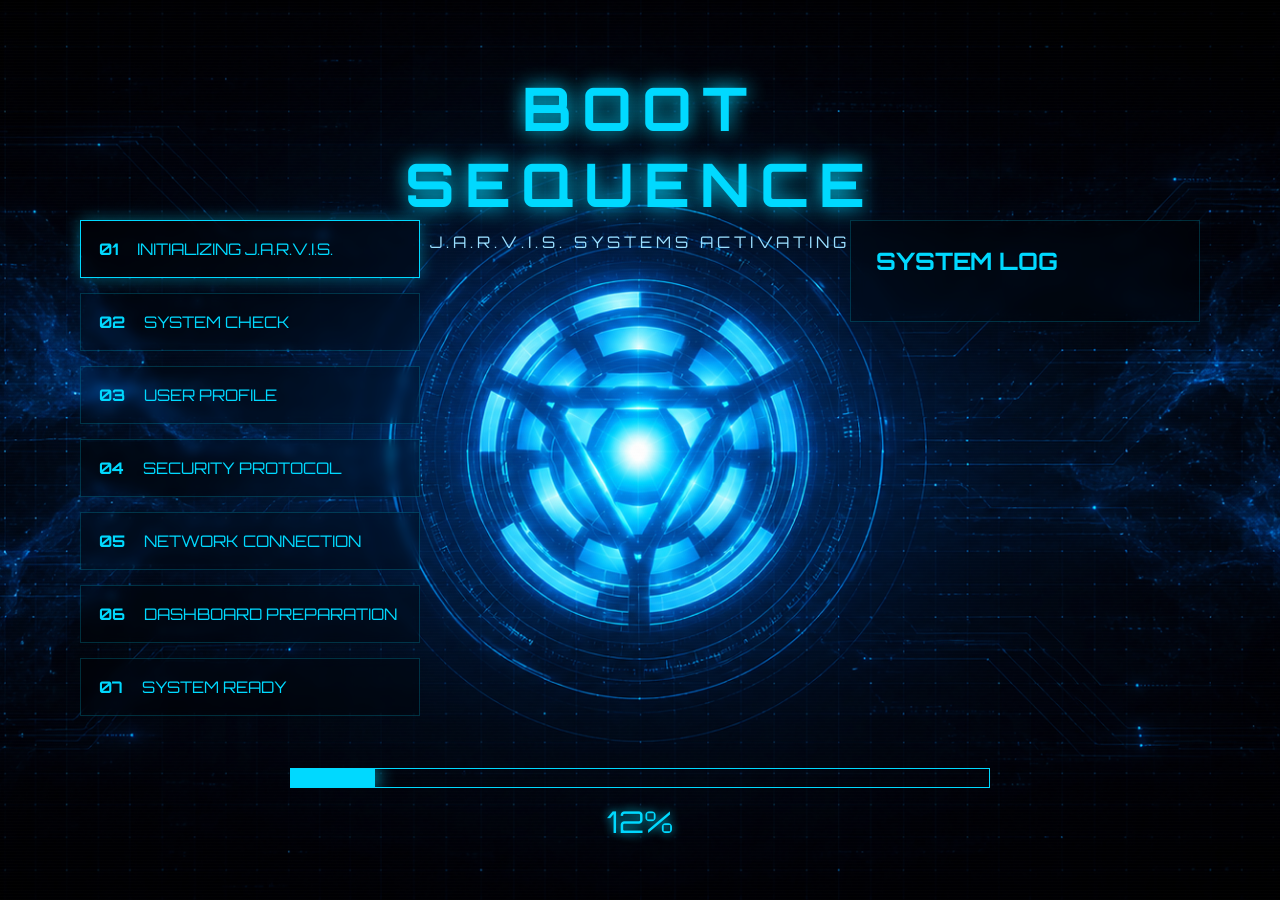
<file: index.html>
<!DOCTYPE html>
<html lang="en">
<head>

<meta charset="UTF-8">
<meta name="viewport" content="width=device-width, initial-scale=1.0">

<title>Boot Sequence</title>

<link rel="preconnect" href="https://fonts.googleapis.com">
<link rel="preconnect" href="https://fonts.gstatic.com" crossorigin>

<link href="https://fonts.googleapis.com/css2?family=Orbitron:wght@400;500;600;700;800&display=swap" rel="stylesheet">

<link rel="stylesheet" href="index.css">

</head>
<body>

<div class="scanlines"></div>
<div class="boot-screen">

    <div class="title-box">
        <h1>BOOT SEQUENCE</h1>
        <p>J.A.R.V.I.S. SYSTEMS ACTIVATING</p>
    </div>

    <div class="left-panel">
        <div class="step active">
            <span>01</span>
            INITIALIZING J.A.R.V.I.S.
        </div>

        <div class="step">
            <span>02</span>
            SYSTEM CHECK
        </div>

        <div class="step">
            <span>03</span>
            USER PROFILE
        </div>

        <div class="step">
            <span>04</span>
            SECURITY PROTOCOL
        </div>

        <div class="step">
            <span>05</span>
            NETWORK CONNECTION
        </div>

        <div class="step">
            <span>06</span>
            DASHBOARD PREPARATION
        </div>

        <div class="step">
            <span>07</span>
            SYSTEM READY
        </div>

    </div>

    <div class="right-panel">
        <h2>SYSTEM LOG</h2>
        <div id="logs"></div>
    </div>

    <div class="bottom-panel">
        <div class="progress-bar">
            <div id="progress"></div>
        </div>

        <div id="percent">0%</div>

    </div>
</div>

<script src="index.js"></script>

</body>
</html>
</file>
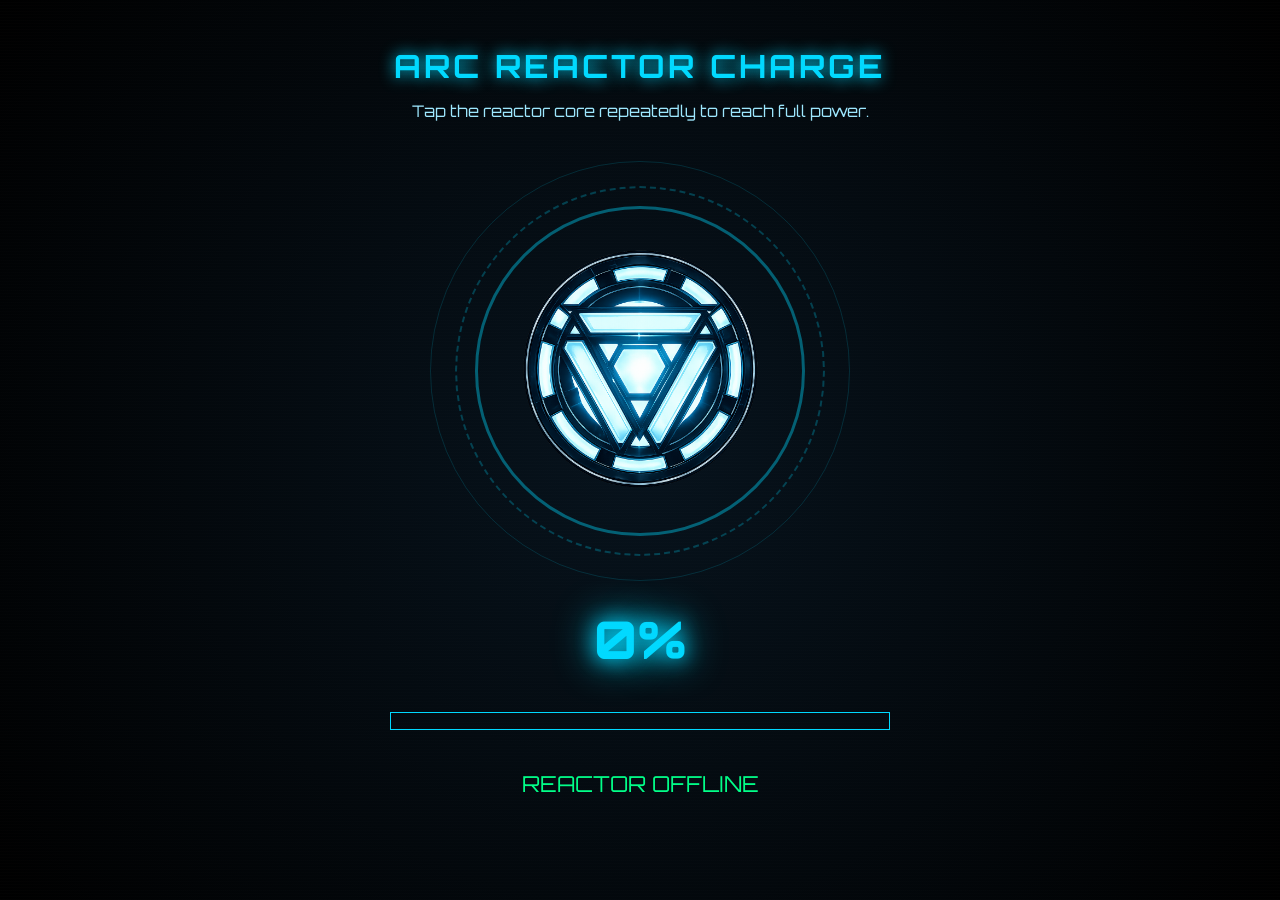
<file: arc.html>
<!DOCTYPE html>
<html lang="en">
<head>

<meta charset="UTF-8">
<meta name="viewport" content="width=device-width, initial-scale=1.0">
<title>Arc Reactor Charge</title>
<link rel="preconnect" href="https://fonts.googleapis.com">
<link rel="preconnect" href="https://fonts.gstatic.com" crossorigin>
<link href="https://fonts.googleapis.com/css2?family=Orbitron:wght@400;600;700;800&display=swap" rel="stylesheet">
<link rel="stylesheet" href="arc.css">

</head>
<body>

<div class="scanlines"></div>
<div class="container">
    <h1>ARC REACTOR CHARGE</h1>
    <p class="subtitle">
        Tap the reactor core repeatedly
        to reach full power.
    </p>

    <div id="reactorArea">
    <div class="ring ring1"></div>
    <div class="ring ring2"></div>
    <div class="ring ring3"></div>
    <img src="arc.png" id="reactor">
</div>

<div id="percent">
    0%
</div>

    <div class="progress">
        <div id="progressFill"></div>
    </div>

    <div id="status">
        REACTOR OFFLINE
    </div>

    <div class="button-group">

    <button id="homeBtn">
        RETURN TO DASHBOARD
    </button>

    <button id="nextBtn">
        CONTINUE TO NEXT MISSION
    </button>

</div> 
</div>

<script src="arc.js"></script>

</body>
</html>
</file>
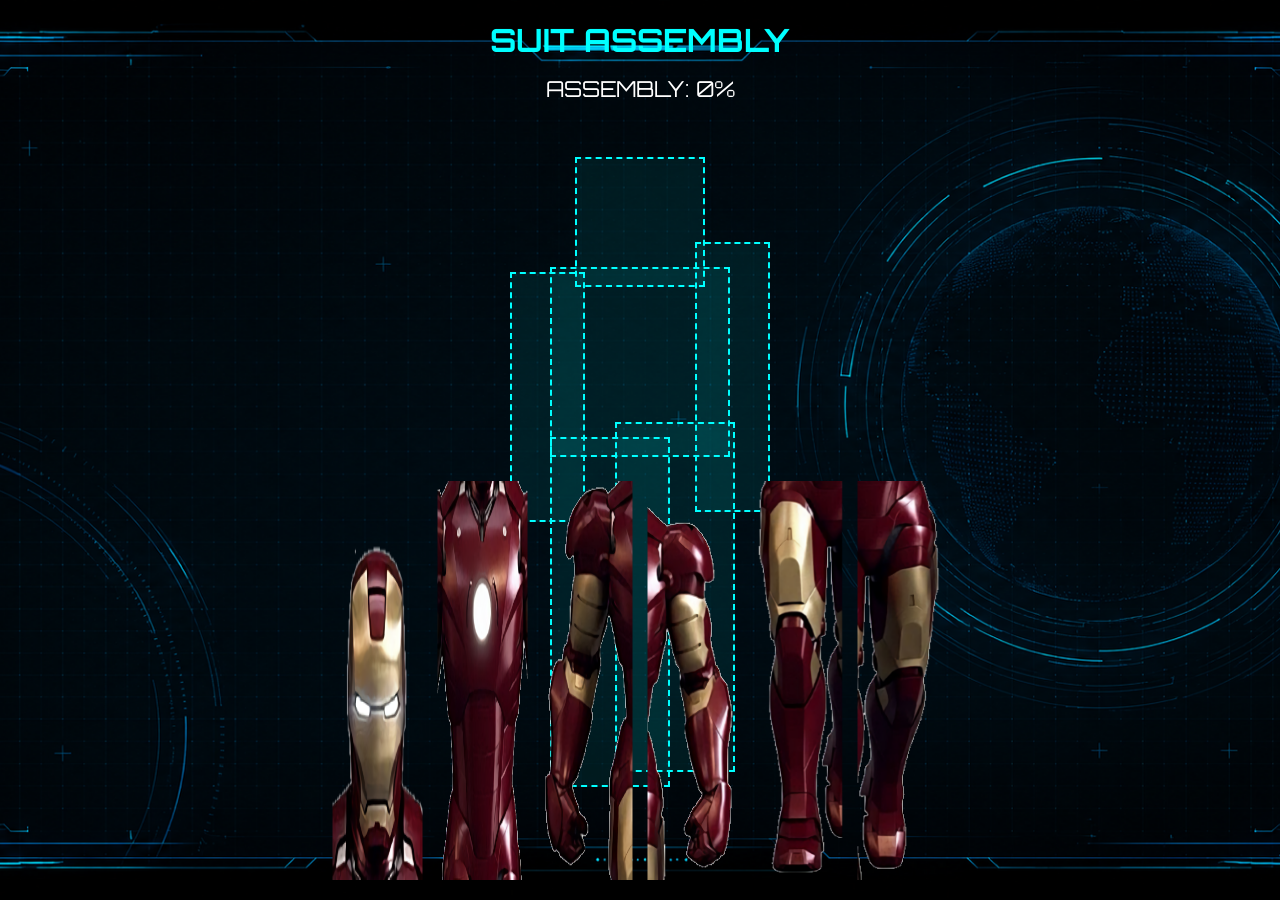
<file: assembly.html>
<!DOCTYPE html>
<html lang="en">
<head>

<meta charset="UTF-8">
<meta name="viewport" content="width=device-width, initial-scale=1.0">
<link rel="preconnect" href="https://fonts.googleapis.com">
<link rel="preconnect" href="https://fonts.gstatic.com" crossorigin>
<link href="https://fonts.googleapis.com/css2?family=Orbitron:wght@400;600;700;800&display=swap" rel="stylesheet">
<title>Suit Assembly</title>

<link rel="stylesheet" href="assembly.css">
</head>
<body>

<div class="hud">

<h1>SUIT ASSEMBLY</h1>

<div id="progressBox">
ASSEMBLY: <span id="progress">0%</span>
</div>

<div class="assembly-area">

<div class="silhouette">

<div class="slot" id="helmet-slot"></div>

<div class="slot" id="chest-slot"></div>

<div class="slot" id="left-arm-slot"></div>

<div class="slot" id="right-arm-slot"></div>

<div class="slot" id="left-leg-slot"></div>

<div class="slot" id="right-leg-slot"></div>

</div>

</div>

<div class="partsTray">

<img src="helmet.png"
id="helmet"
class="part"
draggable="true">

<img src="chest.png"
id="chest"
class="part"
draggable="true">

<img src="left-arm.png"
id="left-arm"
class="part"
draggable="true">

<img src="right-arm.png"
id="right-arm"
class="part"
draggable="true">

<img src="left-leg.png"
id="left-leg"
class="part"
draggable="true">

<img src="right-leg.png"
id="right-leg"
class="part"
draggable="true">

</div>

<div id="completeBox">

<h2>SUIT ONLINE</h2>

<button id="nextBtn">
CONTINUE TO JARVIS QUIZ
</button>

<button id="homeBtn">
RETURN TO DASHBOARD
</button>

</div>

<script src="assembly.js"></script>

</body>
</html>
</file>
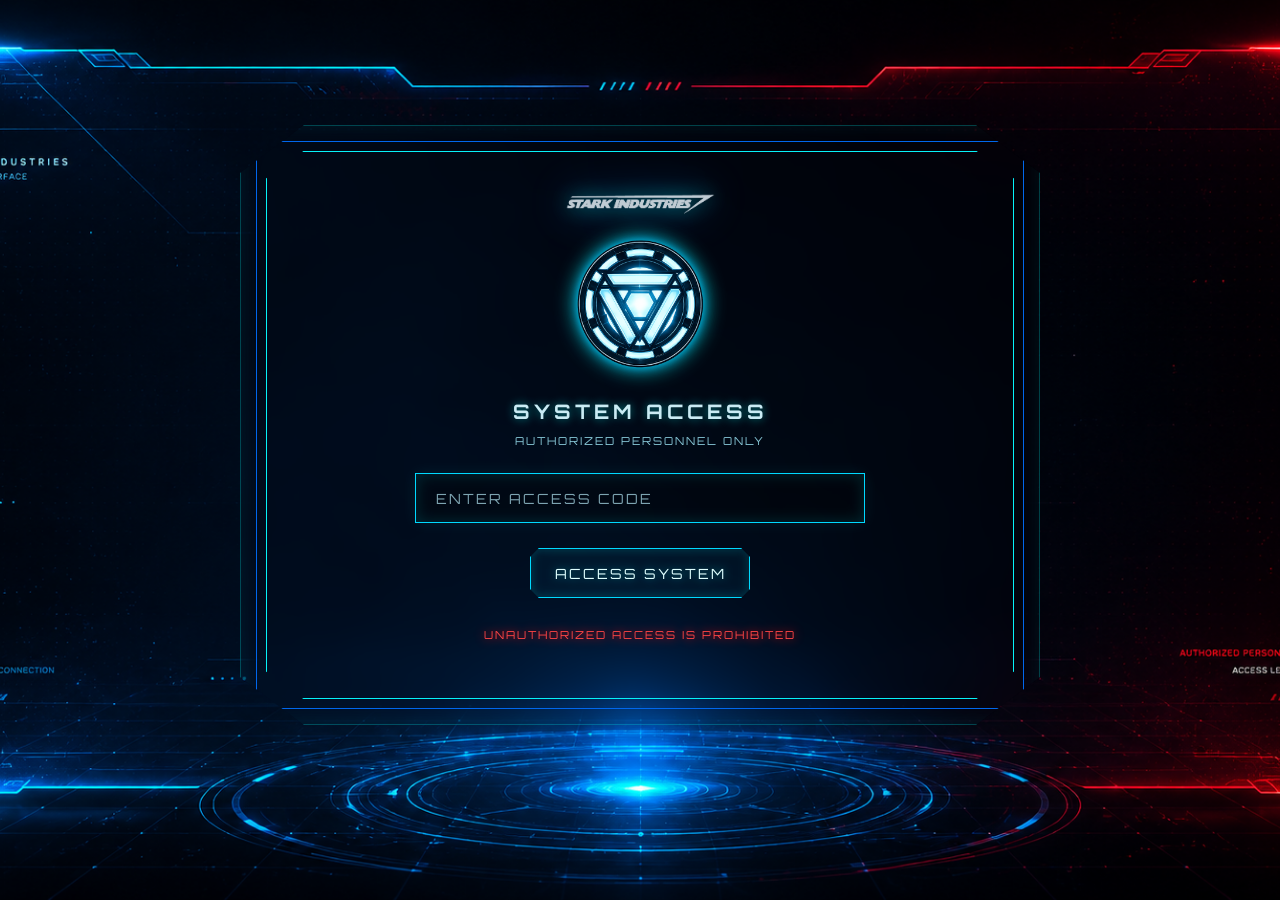
<file: boot.html>
<!DOCTYPE html>
<html>

<head>
  <meta charset="UTF-8">
  <meta name="viewport" content="width=1280">
  <link rel="stylesheet" href="boot.css">
  <title>Access Page</title>
</head>

<body>
  <div class= "content">
    <div class= "stark-logo">
      <img src= "stark.png">
    </div>
    
    <div class= "reactor">
      <img src= "arc.png">
    </div>
    
    <div class= "text">
      <h3>SYSTEM ACCESS</h3>
      <h5>AUTHORIZED PERSONNEL ONLY</h5>
    </div>
    
    <div class= "password">
      <input type= "password" id= "password" placeholder= "ENTER ACCESS CODE">
      <button onclick= "checkPassword()">ACCESS SYSTEM</button>
      <p id="error" style="color:#ff4545;"></p>
    </div>
    
    <div>
      <p>UNAUTHORIZED ACCESS IS PROHIBITED</p>
    </div>
  </div>

  <script>
    function checkPassword() {
    const password = document.getElementById("password").value;

    if (password === "06152005") {
        window.location.href = "home.html";
    } else {
        document.getElementById("error").textContent = "ACCESS DENIED.";
    }
}
</script>
</body>

</html>
</file>
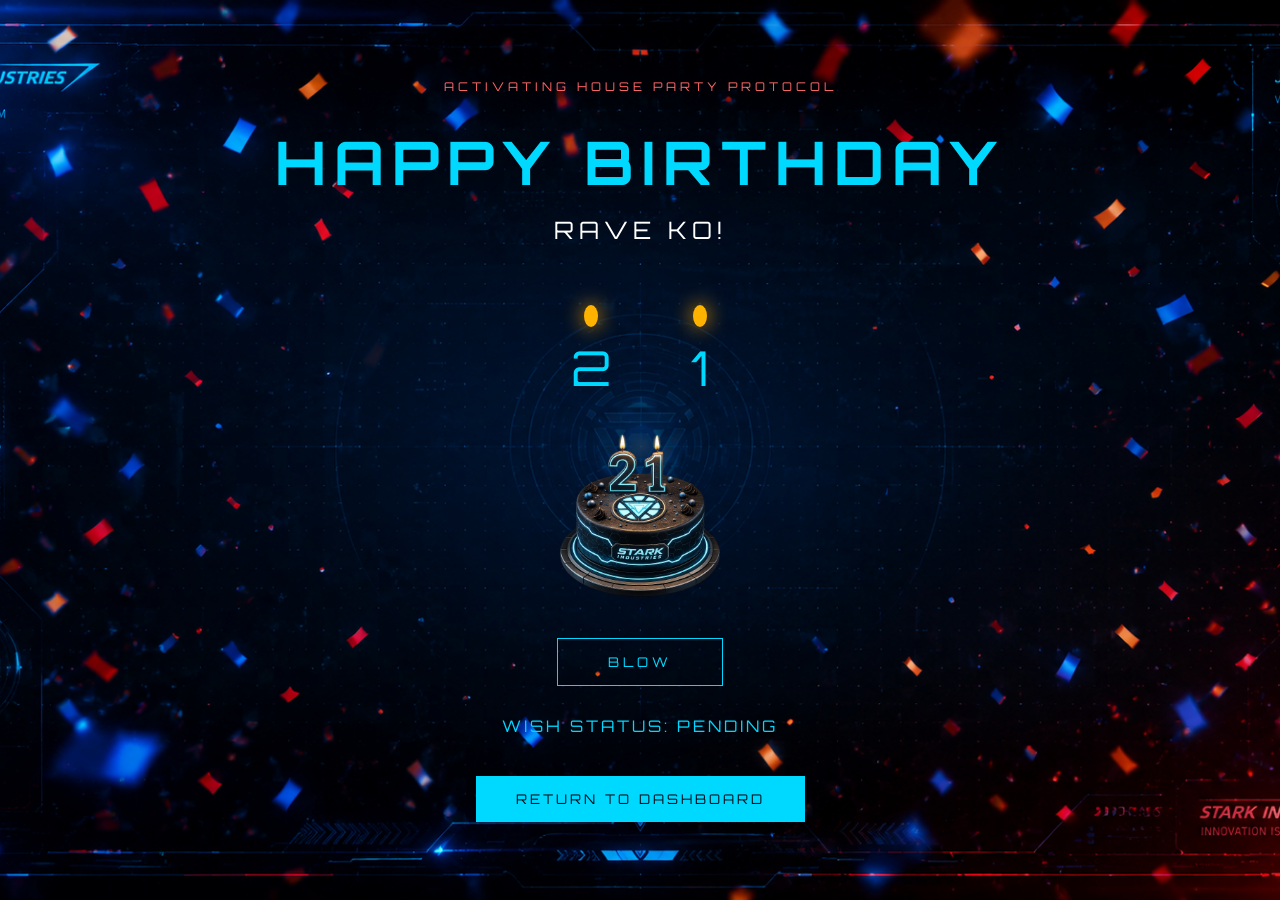
<file: celebration.html>
<!DOCTYPE html>
<html lang="en">
<head>

<meta charset="UTF-8">

<meta name="viewport"
content="width=device-width, initial-scale=1.0">

<title>Birthday Protocol</title>

<link rel="preconnect"
href="https://fonts.googleapis.com">

<link rel="preconnect"
href="https://fonts.gstatic.com"
crossorigin>

<link href="https://fonts.googleapis.com/css2?family=Orbitron:wght@400;500;600&display=swap"
rel="stylesheet">

<link rel="stylesheet"
href="celebration.css">

</head>

<body>

<div class="container">

    <div class="protocol">

        ACTIVATING HOUSE PARTY PROTOCOL

    </div>

    <h1>

        HAPPY BIRTHDAY

    </h1>

    <h2>

        RAVE KO!

    </h2>

    <div class="candles">

        <div class="candle">

            <div class="flame"
            id="flame2"></div>

            <span>2</span>

        </div>

        <div class="candle">

            <div class="flame"
            id="flame1"></div>

            <span>1</span>

        </div>

    </div>

    <div class="cake">
        <img src="cake.png" alt="Cake Image">
    </div>

    <button id="blowBtn">

        BLOW

    </button>

    <div id="status">

        WISH STATUS:
        PENDING

    </div>

    <button id="dashboardBtn">

        RETURN TO DASHBOARD

    </button>

</div>

<script src="celebration.js"></script>

</body>
</html>
</file>
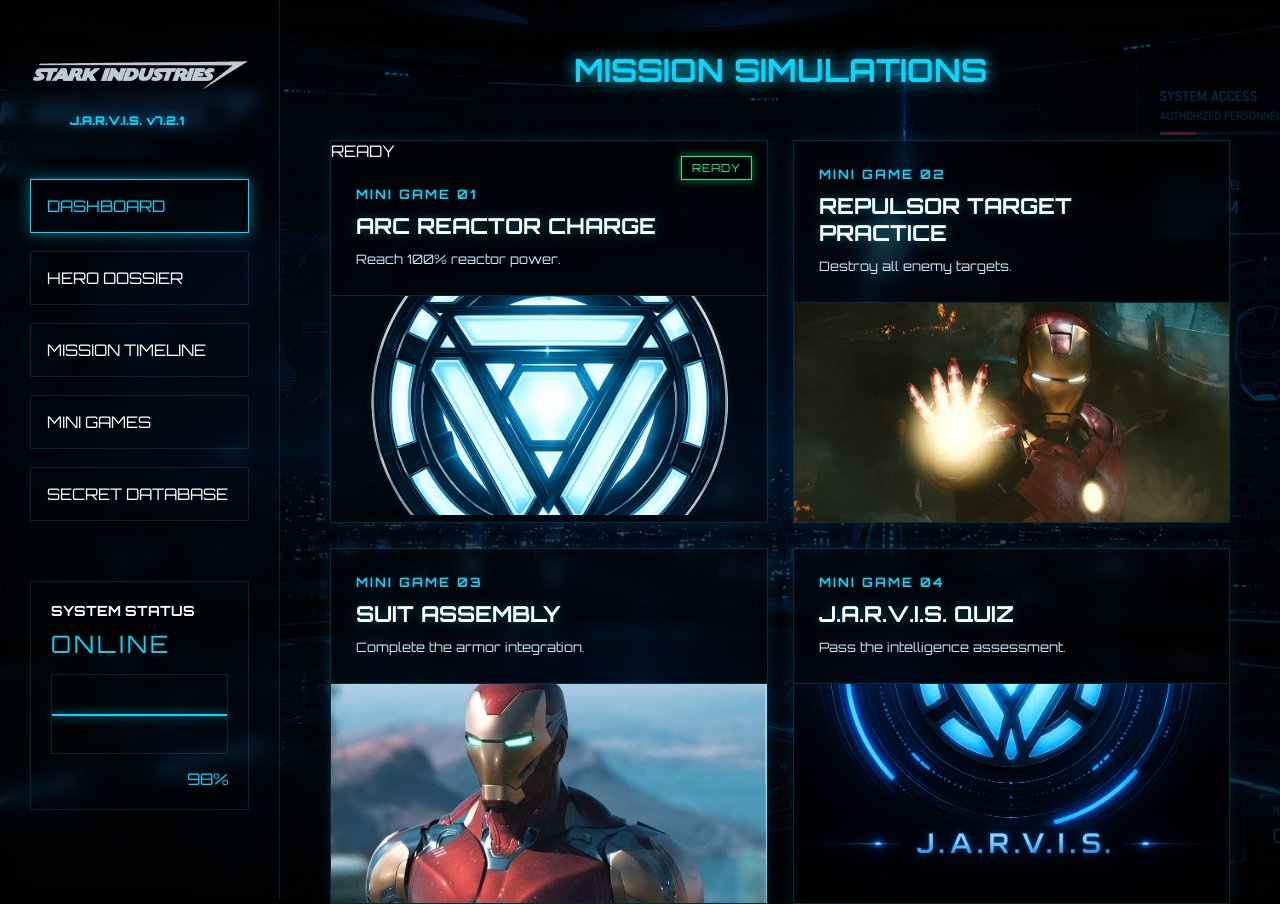
<file: games.html>
<!DOCTYPE html>
<html lang="en">
<head>

<meta charset="UTF-8">
<meta name="viewport" content="width=device-width, initial-scale=1.0">

<title>Mini Games</title>

<link rel="preconnect" href="https://fonts.googleapis.com">
<link rel="preconnect" href="https://fonts.gstatic.com" crossorigin>

<link href="https://fonts.googleapis.com/css2?family=Orbitron:wght@400;500;600;700;800&display=swap" rel="stylesheet">

<link rel="stylesheet" href="games.css">

</head>
<body>

<div class="scanlines"></div>
<div class="container">

    <aside class="sidebar">

        <div class="logo">
            <img src="stark.png" alt="Stark Industries Logo">
            <span>J.A.R.V.I.S. v7.2.1</span>
        </div>

        <ul class="menu">
            <li class="active"><a href="home.html" class="menu-link">DASHBOARD</a></li>
            <li><a href="hero.html" class="menu-link">HERO DOSSIER</a></li>
            <li><a href="mission.html" class="menu-link">MISSION TIMELINE</a></li>
            <li><a href="games.html" class="menu-link">MINI GAMES</a></li>
            <li><a href="secret.html" class="menu-link">SECRET DATABASE</a></li>
        </ul>

        <div class="status-card">

            <h4>SYSTEM STATUS</h4>

            <p class="online">ONLINE</p>

            <div class="graph">
                <div class="graph-line"></div>
            </div>

            <span>98%</span>

        </div>

    </aside>

    <main class="main">
        <h1>MISSION SIMULATIONS</h1>
        
        <div class="games-grid">
    <a href="arc.html" class="game-card">

    <span id="arcReactorStatus">

        READY

    </span>

    <div class="game-info">

        <h2>MINI GAME 01</h2>

        <h3>ARC REACTOR CHARGE</h3>

        <p>
            Reach 100% reactor power.
        </p>
    
        <span
        id="arcReactorStatus"
        class="game-status">
         READY
</span>
    </div>

    <img src="arc.png">

</a>

    <a href="repulsor.html" class="game-card">
        <div class="game-info">
            <h2>MINI GAME 02</h2>
            <h3>REPULSOR TARGET PRACTICE</h3>
            <p>
                Destroy all enemy targets.
            </p>
        </div>

        <img src="m2.jpg">
    </a>

    <a href="assembly.html" class="game-card">
        <div class="game-info">
            <h2>MINI GAME 03</h2>
            <h3>SUIT ASSEMBLY</h3>
            <p>
                Complete the armor integration.
            </p>
        </div>

        <img src="m3.jpg">
    </a>

    <a href="quiz.html" class="game-card">
        <div class="game-info">
            <h2>MINI GAME 04</h2>
            <h3>J.A.R.V.I.S. QUIZ</h3>
            <p>
                Pass the intelligence assessment.
            </p>
        </div>

        <img src="m4.png">
    </a>

</div>

    </main>

</div>

<script src="games.js"></script>

</body>
</html>
</file>
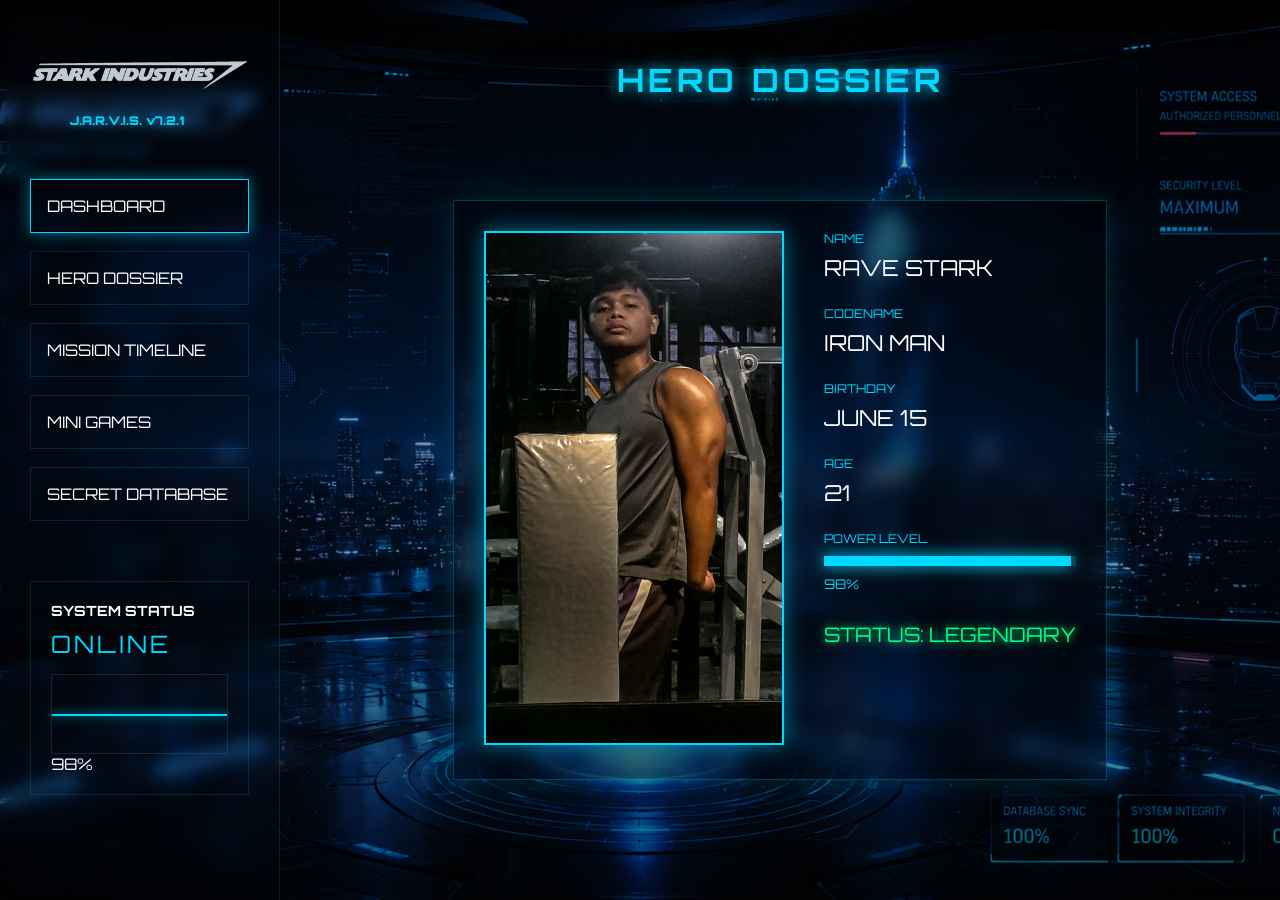
<file: hero.html>
<!DOCTYPE html>
<html lang="en">
<head>

<meta charset="UTF-8">
<meta name="viewport" content="width=device-width, initial-scale=1.0">

<title>Hero Dossier</title>

<link rel="preconnect" href="https://fonts.googleapis.com">
<link rel="preconnect" href="https://fonts.gstatic.com" crossorigin>

<link href="https://fonts.googleapis.com/css2?family=Orbitron:wght@400;500;600;700;800&display=swap" rel="stylesheet">

<link rel="stylesheet" href="hero.css">

</head>
<body>

<div class="overlay"></div>

<div class="container">

     <aside class="sidebar">

        <div class="logo">
            <img src="stark.png" alt="Stark Industries Logo">
            <span>J.A.R.V.I.S. v7.2.1</span>
        </div>

        <ul class="menu">
            <li class="active"><a href="home.html" class="menu-link">DASHBOARD</a></li>
            <li><a href="hero.html" class="menu-link">HERO DOSSIER</a></li>
            <li><a href="mission.html" class="menu-link">MISSION TIMELINE</a></li>
            <li><a href="games.html" class="menu-link">MINI GAMES</a></li>
            <li><a href="secret.html" class="menu-link">SECRET DATABASE</a></li>
        </ul>

        <div class="status-card">
            <h4>SYSTEM STATUS</h4>
            <p class="online">ONLINE</p>
            <div class="graph">
                <div class="graph-line"></div>
            </div>
            <span>98%</span>

        </div>

    </aside>


    <main class="main">

        <h1>HERO DOSSIER</h1>

        <div class="dossier-card">
            <div class="image-panel">
                <img src="hero.jpeg" alt="Hero">
            </div>

            <div class="info-panel">
                <div class="info-row">
                    <span>NAME</span>
                    <p>RAVE STARK</p>
                </div>

                <div class="info-row">
                    <span>CODENAME</span>
                    <p>IRON MAN</p>
                </div>

                <div class="info-row">
                    <span>BIRTHDAY</span>
                    <p>JUNE 15</p>
                </div>

                <div class="info-row">
                    <span>AGE</span>
                    <p>21</p>
                </div>

                <div class="info-row">
                    <span>POWER LEVEL</span>
                    <div class="power-bar">
                        <div class="power-fill"></div>
                    </div>
                    <small>98%</small>
                </div>

                <div class="status">
                    STATUS: LEGENDARY
                </div>

            </div>

        </div>

    </main>

</div>

</body>
</html>
</file>
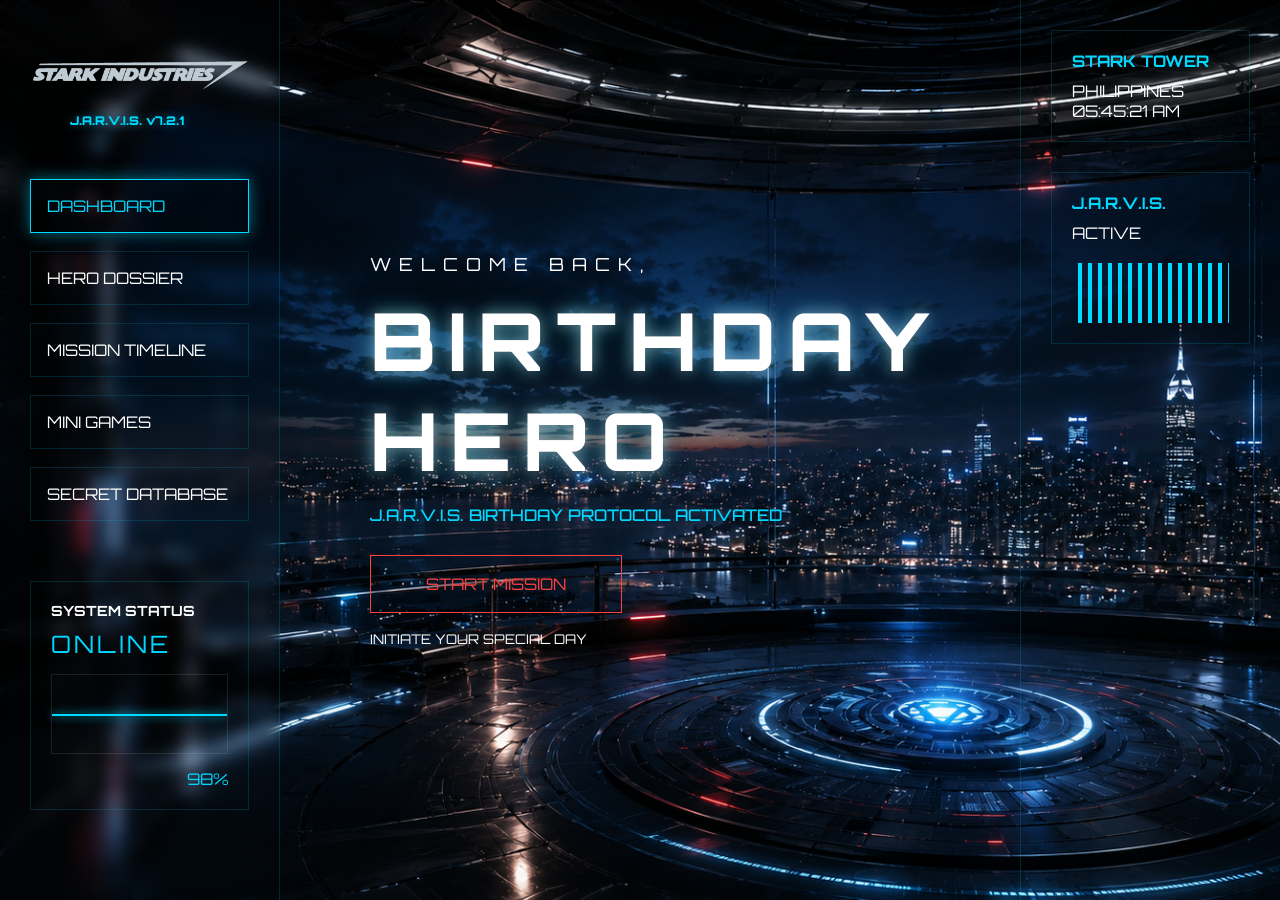
<file: home.html>
<!DOCTYPE html>
<html lang="en">
<head>
<meta charset="UTF-8">
<meta name="viewport" content="width=device-width, initial-scale=1.0">

<title>Birthday Hero</title>

<link rel="preconnect" href="https://fonts.googleapis.com">
<link rel="preconnect" href="https://fonts.gstatic.com" crossorigin>

<link href="https://fonts.googleapis.com/css2?family=Orbitron:wght@400;500;600;700;800;900&display=swap" rel="stylesheet">

<link rel="stylesheet" href="home.css">

</head>
<body>

<div class="scanlines"></div>
<div class="container">

    <aside class="sidebar">

        <div class="logo">
            <img src="stark.png" alt="Stark Industries Logo">
            <span>J.A.R.V.I.S. v7.2.1</span>
        </div>

        <ul class="menu">
            <li class="active"><a href="home.html" class="menu-link">DASHBOARD</a></li>
            <li><a href="hero.html" class="menu-link">HERO DOSSIER</a></li>
            <li><a href="mission.html" class="menu-link">MISSION TIMELINE</a></li>
            <li><a href="games.html" class="menu-link">MINI GAMES</a></li>
            <li><a href="secret.html" class="menu-link">SECRET DATABASE</a></li>
        </ul>

        <div class="status-card">

            <h4>SYSTEM STATUS</h4>

            <p class="online">ONLINE</p>

            <div class="graph">
                <div class="graph-line"></div>
            </div>

            <span>98%</span>

        </div>

    </aside>

    <main class="center">
        <div class="welcome">

            <p>WELCOME BACK,</p>
            <h1>BIRTHDAY HERO</h1>
            <h3>
                J.A.R.V.I.S. BIRTHDAY PROTOCOL ACTIVATED
            </h3>
            <button> <a href = "games.html">
                START MISSION </a>
            </button>
            <small>
                INITIATE YOUR SPECIAL DAY
            </small>
        </div>
    </main>


    <aside class="right-panel">
        <div class="tower-card">
            <h4>STARK TOWER</h4>
            <p>PHILIPPINES</p>
            <span id="clock">
                05:45:21 AM
            </span>
        </div>

        <div class="jarvis-card">
            <h4>J.A.R.V.I.S.</h4>
            <p>ACTIVE</p>
            <div class="wave"></div>
        </div>
    </aside>

</div>

<script src="home.js"></script>

</body>
</html>
</file>
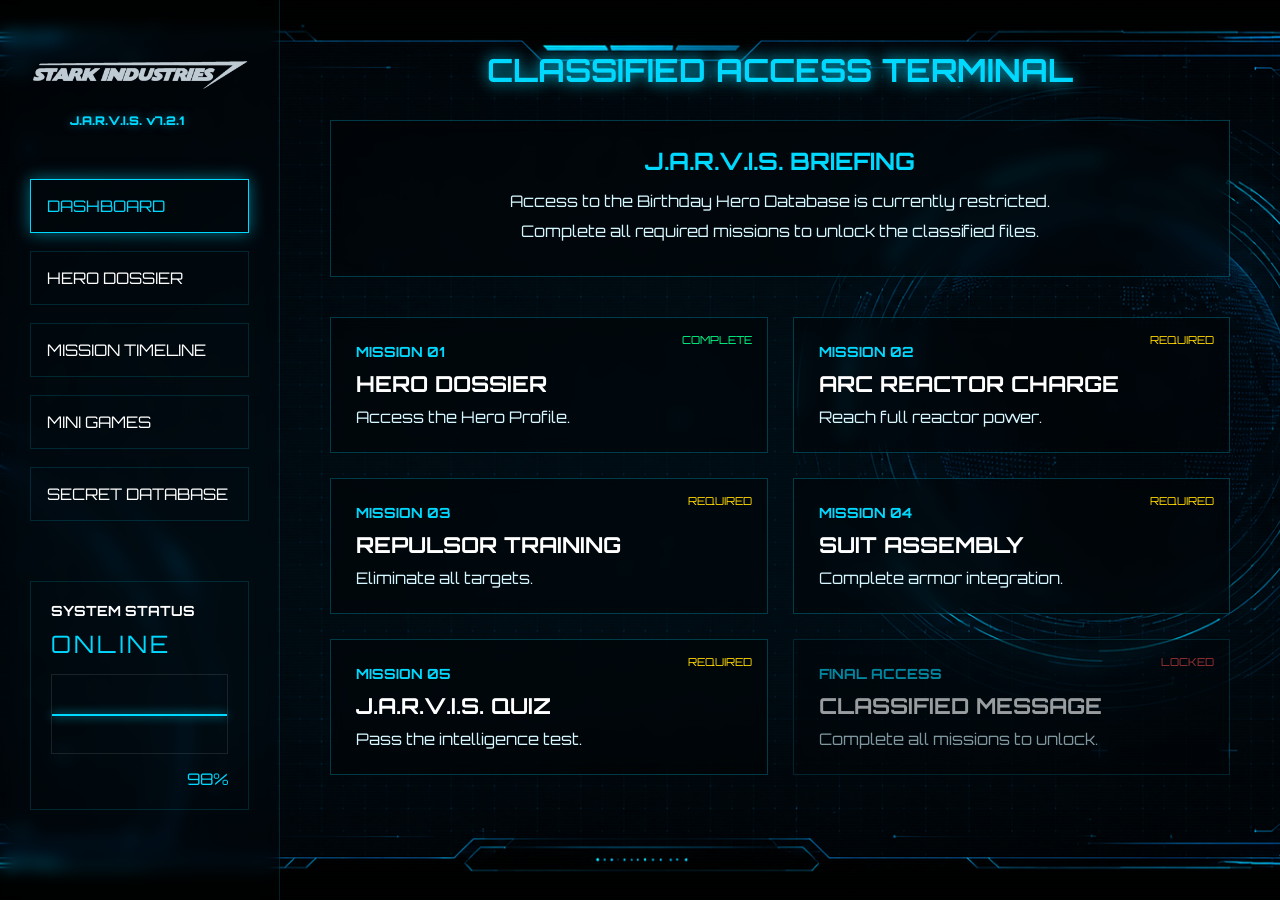
<file: mission.html>
<!DOCTYPE html>
<html lang="en">
<head>

<meta charset="UTF-8">
<meta name="viewport" content="width=device-width, initial-scale=1.0">

<title>Mission Guide</title>

<link rel="preconnect" href="https://fonts.googleapis.com">
<link rel="preconnect" href="https://fonts.gstatic.com" crossorigin>

<link href="https://fonts.googleapis.com/css2?family=Orbitron:wght@400;500;600;700;800&display=swap" rel="stylesheet">

<link rel="stylesheet" href="mission.css">

</head>
<body>

<div class="scanlines"></div>
<div class="container">

    <aside class="sidebar">

        <div class="logo">
            <img src="stark.png" alt="Stark Industries Logo">
            <span>J.A.R.V.I.S. v7.2.1</span>
        </div>

        <ul class="menu">
            <li class="active"><a href="home.html" class="menu-link">DASHBOARD</a></li>
            <li><a href="hero.html" class="menu-link">HERO DOSSIER</a></li>
            <li><a href="mission.html" class="menu-link">MISSION TIMELINE</a></li>
            <li><a href="games.html" class="menu-link">MINI GAMES</a></li>
            <li><a href="secret.html" class="menu-link">SECRET DATABASE</a></li>
        </ul>

        <div class="status-card">

            <h4>SYSTEM STATUS</h4>

            <p class="online">ONLINE</p>

            <div class="graph">
                <div class="graph-line"></div>
            </div>

            <span>98%</span>

        </div>

    </aside>
    <main class="main">

        <h1>CLASSIFIED ACCESS TERMINAL</h1>
        <div class="briefing">
            <h2>J.A.R.V.I.S. BRIEFING</h2>
            <p>
                Access to the Birthday Hero Database
                is currently restricted.
            </p>

            <p>
                Complete all required missions
                to unlock the classified files.
            </p>
        </div>

        <div class="mission-grid">
            <a href="hero.html" class="mission-card">
                <span class="status complete">
                    COMPLETE
                </span>
                <h3>MISSION 01</h3>
                <h2>HERO DOSSIER</h2>
                <p>
                    Access the Hero Profile.
                </p>
            </a>

            <a href="games.html" class="mission-card">
                <span class="status" id="arcStatus">
                    REQUIRED
                </span>
                <h3>MISSION 02</h3>
                <h2>ARC REACTOR CHARGE</h2>
                <p>
                    Reach full reactor power.
                </p>
            </a>

            <a href="games.html" class="mission-card">
                <span class="status" id="repulsorStatus">
                    REQUIRED
                </span>
                <h3>MISSION 03</h3>
                <h2>REPULSOR TRAINING</h2>
                <p>
                    Eliminate all targets.
                </p>
            </a>

            <a href="games.html" class="mission-card">
                <span class="status" id="assemblyStatus">
                    REQUIRED
                </span>
                <h3>MISSION 04</h3>
                <h2>SUIT ASSEMBLY</h2>
                <p>
                    Complete armor integration.
                </p>
            </a>

            <a href="games.html" class="mission-card">
                <span class="status" id="quizStatus">
                    REQUIRED
                </span>
                <h3>MISSION 05</h3>
                <h2>J.A.R.V.I.S. QUIZ</h2>
                <p>
                    Pass the intelligence test.
                </p>
            </a>

            <a href="#" class="mission-card locked">
                <span class="status locked-status">
                    LOCKED
                </span>
                <h3>FINAL ACCESS</h3>
                <h2>CLASSIFIED MESSAGE</h2>
                <p>
                    Complete all missions to unlock.
                </p>
            </a>

        </div>

    </main>

</div>

<script src="mission.js"></script>
</body>
</html>
</file>
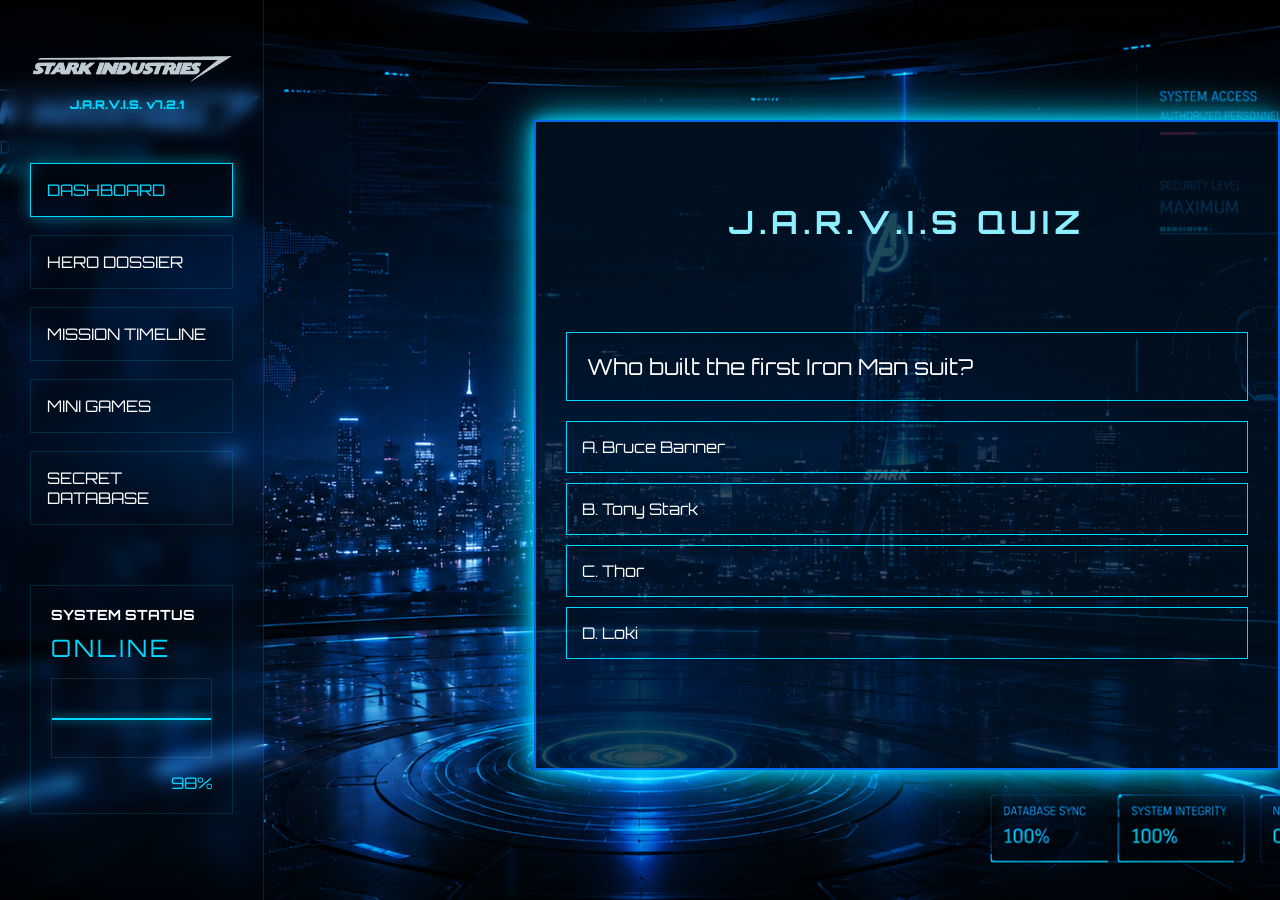
<file: quiz.html>
<!DOCTYPE html>
<html lang="en">
<head>
<meta charset="UTF-8">
<meta name="viewport" content="width=device-width, initial-scale=1.0">

<title>Birthday Hero</title>

<link rel="preconnect" href="https://fonts.googleapis.com">
<link rel="preconnect" href="https://fonts.gstatic.com" crossorigin>

<link href="https://fonts.googleapis.com/css2?family=Orbitron:wght@400;500;600;700;800;900&display=swap" rel="stylesheet">

<link rel="stylesheet" href="quiz.css">

</head>
<body>

<div class="scanlines"></div>
<div class="container">

    <aside class="sidebar">

        <div class="logo">
            <img src="stark.png" alt="Stark Industries Logo">
            <span>J.A.R.V.I.S. v7.2.1</span>
        </div>

        <ul class="menu">
            <li class="active"><a href="home.html" class="menu-link">DASHBOARD</a></li>
            <li><a href="hero.html" class="menu-link">HERO DOSSIER</a></li>
            <li><a href="mission.html" class="menu-link">MISSION TIMELINE</a></li>
            <li><a href="games.html" class="menu-link">MINI GAMES</a></li>
            <li><a href="secret.html" class="menu-link">SECRET DATABASE</a></li>
        </ul>

        <div class="status-card">

            <h4>SYSTEM STATUS</h4>

            <p class="online">ONLINE</p>

            <div class="graph">
                <div class="graph-line"></div>
            </div>

            <span>98%</span>

        </div>

    </aside>

    <div class="jarvis-container">

        <div class="hud-corner tl"></div>
        <div class="hud-corner tr"></div>
        <div class="hud-corner bl"></div>
        <div class="hud-corner br"></div>

        <h1 class="jarvis-title">
            J.A.R.V.I.S QUIZ
        </h1>

        <div class="question-box">
            <div id="question"></div>
        </div>

        <div id="answers"></div>

        <button id="nextBtn">
            NEXT
        </button>

        <div id="result">

            <h2>ACHIEVEMENT UNLOCKED</h2>

            <div id="scoreDisplay"></div>

            <div class="rank" id="rank"></div>

        </div>

    </div>

    <script src="quiz.js"></script>

</body>
</file>
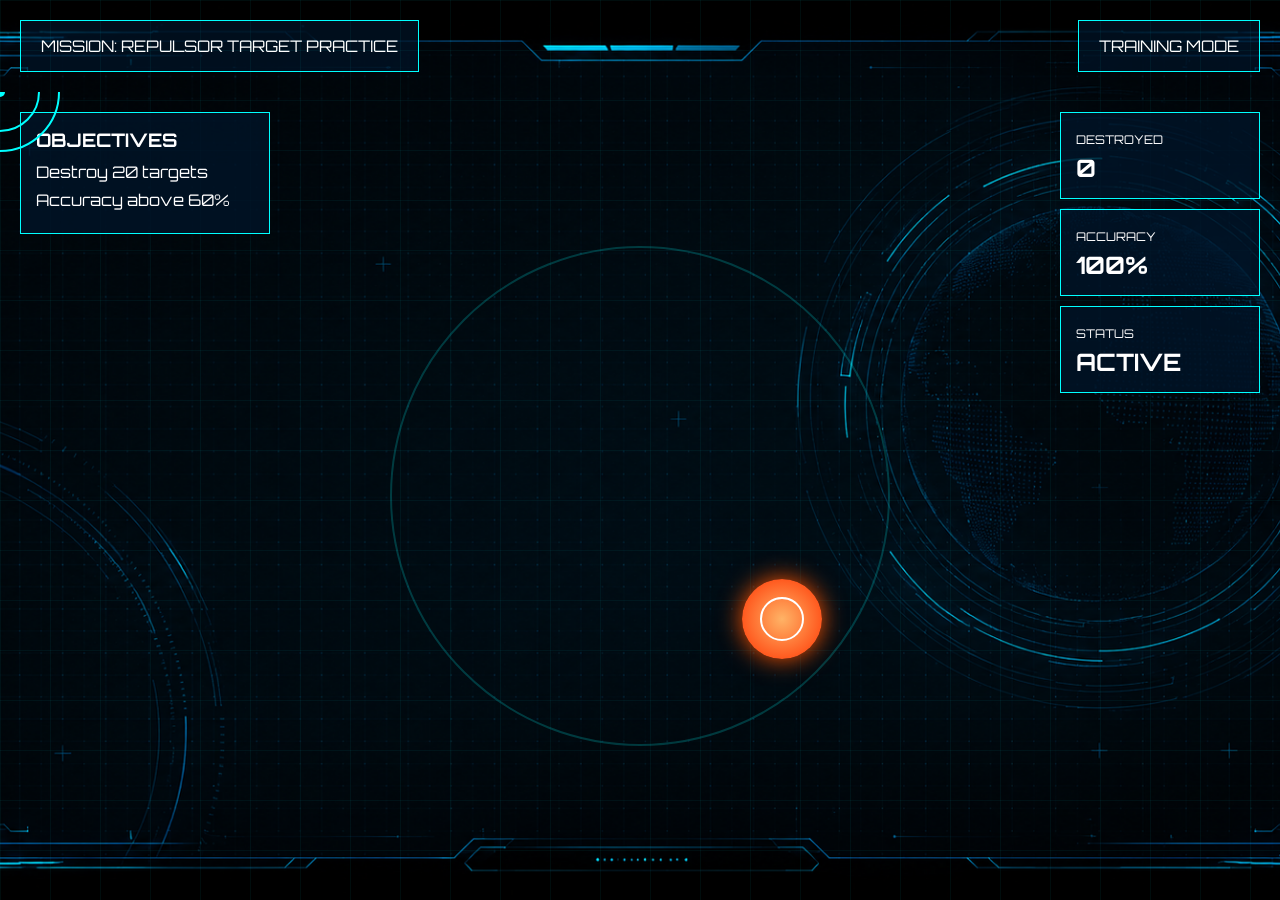
<file: repulsor.html>
<!DOCTYPE html>
<html lang="en">
<head>
<meta charset="UTF-8">
<meta name="viewport" content="width=device-width, initial-scale=1.0">
<title>Repulsor Target Practice</title>

<link rel="preconnect" href="https://fonts.googleapis.com">
<link href="https://fonts.googleapis.com/css2?family=Orbitron:wght@400;600;700&display=swap" rel="stylesheet">

<link rel="stylesheet" href="repulsor.css">
</head>
<body>

<div class="hud">

    <main class="mainPanel">
        <div class="topBar">
            <div class="missionBox">
                MISSION:
                REPULSOR TARGET PRACTICE
            </div>

            <div class="levelBox">
                TRAINING MODE
            </div>
        </div>

        <section class="battlefield"
        id="battlefield">
            <div id="crosshair">
                <div class="ring ring1"></div>
                <div class="ring ring2"></div>
                <div class="centerDot"></div>
            </div>

            <div id="beam"></div>
            <div class="scanCircle"></div>
            <div class="objectivePanel">

                <h3>
                    OBJECTIVES
                </h3>
                <p>
                    Destroy 20 targets
                </p>
                <p>
                    Accuracy above 60%
                </p>
            </div>

            <div class="rightPanel">
                <div class="statCard">
                    <span>DESTROYED</span>
                    <h2 id="score">
                        0
                    </h2>
                </div>

                <div class="statCard">
                    <span>ACCURACY</span>
                    <h2 id="accuracy">
                        100%
                    </h2>
                </div>

                <div class="statCard">
                    <span>STATUS</span>
                    <h2 id="status">
                        ACTIVE
                    </h2>
                </div>
            </div>

            <div id="achievement">
                ACHIEVEMENT UNLOCKED
            </div>

    <div class="button-group">
    <button id="homeBtn">
        RETURN TO DASHBOARD
    </button>

    <button id="nextBtn">
        CONTINUE TO NEXT MISSION
    </button>
</div> 

        </section>

    </main>

</div>

<script src="repulsor.js"></script>

</body>
</html>
</file>
<file: index.css>
*{
    margin:0;
    padding:0;
    box-sizing:border-box;
    font-family:'Orbitron',sans-serif;
}

body{

    width:100%;
    height:100vh;
    overflow:hidden;
    background: url("bg1.png");
    background-size:cover;
    background-position:center;
    color:#00d9ff;
}

.scanlines{
    position:fixed;
    inset:0;
    background:
    repeating-linear-gradient(
    transparent,
    transparent 2px,
    rgba(255,255,255,.02) 3px
    );
    pointer-events:none;
}

.boot-screen{
    width:100%;
    height:100vh;
    position:relative;
}

.title-box{
    position:absolute;
    top:70px;
    left:50%;
    transform:translateX(-50%);
    text-align:center;
}

.title-box h1{
    font-size:60px;
    letter-spacing:10px;
    text-shadow:
    0 0 20px #00d9ff;
}

.title-box p{
    margin-top:10px;
    letter-spacing:4px;
    color:#9adfff;
}

.left-panel{
    position:absolute;
    left:80px;
    top:220px;
    width:340px;
}

.step{

    margin-bottom:15px;
    padding:18px;
    border:1px solid rgba(0,217,255,.2);
    background:rgba(0,0,0,.25);
    backdrop-filter:blur(5px);
    transition:.4s;
}

.step span{
    margin-right:15px;
    font-weight:700;
}

.active{
    border-color:#00d9ff;
    box-shadow:
    0 0 15px rgba(0,217,255,.4);
}

.right-panel{
    position:absolute;
    top:220px;
    right:80px;
    width:350px;
    padding:25px;
    border:1px solid rgba(0,217,255,.2);
    background:rgba(0,0,0,.25);
    backdrop-filter:blur(8px);
}

.right-panel h2{
    margin-bottom:20px;
}

#logs{
    font-size:14px;
    line-height:2;
}

.bottom-panel{
    position:absolute;
    bottom:60px;
    left:50%;
    transform:translateX(-50%);
    width:700px;
}

.progress-bar{
    width:100%;
    height:20px;
    border:1px solid #00d9ff;
    overflow:hidden;
}

#progress{
    width:0%;
    height:100%;
    background:#00d9ff;
    box-shadow:
    0 0 20px #00d9ff;
}

#percent{
    text-align:center;
    margin-top:15px;
    font-size:30px;
    text-shadow:
    0 0 10px #00d9ff;
}
</file>
<file: arc.css>
*{
    margin:0;
    padding:0;
    box-sizing:border-box;
    font-family:'Orbitron',sans-serif;
}

body{
    min-height:100vh;
    display:flex;
    justify-content:center;
    align-items:center;
    overflow:hidden;
    background:
    radial-gradient(
        circle at center,
        #07131d,
        #000
    );
    color:white;
}

.scanlines{
    position:fixed;
    inset:0;

    pointer-events:none;

    background:
    repeating-linear-gradient(
        transparent,
        transparent 2px,
        rgba(255,255,255,.02) 3px
    );
}

.container{

    text-align:center;
}

h1{

    color:#00d9ff;

    margin-bottom:15px;

    letter-spacing:3px;

    text-shadow:
    0 0 15px #00d9ff;
}

.subtitle{

    color:#9ee8ff;

    margin-bottom:40px;
}

#reactorArea{

    position:relative;

    width:420px;
    height:420px;

    margin:auto;

    cursor:pointer;
}

.ring{

    position:absolute;

    border-radius:50%;

    top:50%;
    left:50%;

    transform:
    translate(-50%,-50%);

    pointer-events:none;
}

.ring1{

    width:330px;
    height:330px;

    border:
    3px solid rgba(0,217,255,.4);

    animation:
    spin 10s linear infinite;
}

.ring2{

    width:370px;
    height:370px;

    border:
    2px dashed rgba(0,217,255,.25);

    animation:
    spinReverse 14s linear infinite;
}

.ring3{

    width:420px;
    height:420px;

    border:
    1px solid rgba(0,217,255,.15);

    animation:
    spin 20s linear infinite;
}

#reactor{

    position:absolute;

    width:280px;

    top:50%;
    left:50%;

    transform:
    translate(-50%,-50%);

    transition:
    .3s ease;
}

#percent{

    margin-top:25px;

    font-size:52px;

    font-weight:800;

    color:#00d9ff;

    text-shadow:
    0 0 20px #00d9ff,
    0 0 40px #00d9ff;
}

.progress{

    width:500px;

    height:18px;

    margin:40px auto;

    border:
    1px solid #00d9ff;
}

#progressFill{

    width:0%;

    height:100%;

    background:#00d9ff;

    box-shadow:
    0 0 25px #00d9ff;
}

#status{

    font-size:22px;

    color:#00ff88;

    min-height:60px;
}


.button-group{

    margin-top:25px;

    display:flex;

    justify-content:center;

    gap:15px;
}

#homeBtn,
#nextBtn{

    display:none;

    padding:15px 30px;

    border:none;

    cursor:pointer;

    font-weight:bold;

    transition:.3s;
}

#homeBtn{

    background:
    rgba(255,255,255,.1);

    color:white;

    border:
    1px solid #00d9ff;
}

#homeBtn:hover{

    background:#00d9ff;

    color:black;
}

#nextBtn{

    background:#00d9ff;

    color:black;
}

@keyframes spin{

    from{

        transform:
        translate(-50%,-50%)
        rotate(0deg);

    }

    to{

        transform:
        translate(-50%,-50%)
        rotate(360deg);

    }
}

@keyframes spinReverse{

    from{

        transform:
        translate(-50%,-50%)
        rotate(360deg);

    }

    to{

        transform:
        translate(-50%,-50%)
        rotate(0deg);

    }
}
</file>
<file: assembly.css>
*{
margin:0;
padding:0;
box-sizing:border-box;
font-family:Orbitron,sans-serif;
}

body{
background:#050d18;
background: url("bg5.png");
background-size:cover;
background-position:center;
height:100vh;
overflow:hidden;
color:white;
}

.hud{
display:flex;
flex-direction:column;
align-items:center;
padding-top:20px;
}

h1{
color:cyan;
margin-bottom:15px;
}

.slot{
    position:absolute;
    border:2px dashed cyan;
    background:rgba(0,255,255,.08);

    display:flex;
    justify-content:center;
    align-items:center;

    overflow:hidden;
}

#progressBox{
margin-bottom:20px;
font-size:22px;
}

.assembly-area{
position:relative;
width:500px;
height:600px;
}

.silhouette{
position:relative;
width:100%;
height:100%;
margin:auto;
}

.slot{
position:absolute;
border:2px dashed cyan;
background:rgba(0,255,255,.08);
}

#helmet-slot{
    width:130px;
    height:130px;
    left:185px;
    top:35px;
}

#chest-slot{
    width:180px;
    height:190px;
    left:160px;
    top:145px;
}

#left-arm-slot{
    width:75px;
    height:250px;
    left:120px;
    top:150px;
}

#right-arm-slot{
    width:75px;
    height:270px;
    right:120px;
    top:120px;
}

#left-leg-slot{
    width:120px;
    height:350px;
    left:160px;
    top:315px;
}

#right-leg-slot{
    width:120px;
    height: 350px;
    right:155px;
    top:300px;
}

.partsTray{
position:absolute;
bottom:20px;
left:50%;
transform:translateX(-50%);
display:flex;
gap:15px;
}

.part{
width:90px;
cursor:grab;
}

#completeBox{
display:none;
position:absolute;
top:50%;
left:50%;
transform:translate(-50%,-50%);
background:#08131d49;
padding:30px;
border:2px solid cyan;
text-align:center;
}

#completeBox h2{
color:#00ff88;
font-size:20px;
text-shadow:
0 0 10px #00ff88;
}

button{
border:2px solid cyan;
background:#08131da4;
margin-top:15px;
padding:12px 25px;
cursor:pointer;
font-weight:bold;
}

#homeBtn, 
#nextBtn{
background:#00d9ff;
color:#050d18;
}
</file>
<file: boot.css>
@import url('https://fonts.googleapis.com/css2?family=Orbitron:wght@400;500;600;700&display=swap');

*{
  margin:0;
  padding:0;
  box-sizing:border-box;
  font-family:'Orbitron',sans-serif;
}

body{
  background-image: url("bg.png");
  background-size: cover;
  background-position: center;
  background-repeat: no-repeat;
  min-height:100vh;
  display:flex;
  justify-content:center;
  align-items:center;
  overflow-x:hidden;
  position:relative;
}



.content{
  position:relative;
  margin-top:-50px;
  width:800px;
  height:600px;
  padding:30px;
  display:flex;
  flex-direction:column;
  align-items:center;
  justify-content:flex-start;
  padding-top:30px;
  text-align:center;
  background:rgba(5, 15, 30, 0);
  backdrop-filter:blur(12px);
  border:1px solid rgba(0,255,255,.25);
  box-shadow:
  0 0 10px rgb(0, 255, 255),
  0 0 60px rgb(0, 255, 255),
  inset 0 0 20px rgba(0,255,255,.08);
  clip-path:polygon(
    8% 0,
    92% 0,
    100% 8%,
    100% 92%,
    92% 100%,
    8% 100%,
    0 92%,
    0 8%
  );
}

.content::before{
  content:"";
  position:absolute;
  inset:15px;
  border:1px solid #0067EC;
  pointer-events:none;
}

.content::after{
  content:"";
  position:absolute;
  top:25px;
  left:25px;
  right:25px;
  bottom:25px;
  border:1px solid #06F2F9;
  clip-path:polygon(
    5% 0,
    95% 0,
    100% 5%,
    100% 95%,
    95% 100%,
    5% 100%,
    0 95%,
    0 5%
  );
  pointer-events:none;
}


.stark-logo img{
  width:250px;
  max-width:150px;
  margin-top:-10px;
  filter:
  drop-shadow(0 0 10px rgba(0, 255, 255, 0.459))
  drop-shadow(0 0 20px rgba(0, 132, 255, 0.418));
}


.reactor img{
  width:150px;
  margin-top:-70px;
  margin-bottom:15px;
  gap: 0px;
  filter:
  drop-shadow(0 0 3px #00ffff67)
  drop-shadow(0 0 5px #0077ff81)
  drop-shadow(0 0 10px #00ffffe0);
}

@keyframes reactorGlow{
  0%{
    transform:scale(1);
  }
  50%{
    transform:scale(1.08);
  }
  100%{
    transform:scale(1);
  }

}


.text h3{
  color:#C9EBF4;
  font-size:20px;
  letter-spacing:4px;
  margin-bottom:10px;
  text-shadow:
  0 0 10px rgba(0,255,255,.5);
}

.text h5{
  color:#86c6d6;
  font-size:11px;
  font-weight:400;
  letter-spacing:2px;
  margin-bottom:25px;
}


.password{
  display:flex;
  flex-direction:column;
  align-items:center;
}


.password input{
  width:450px;
  height:50px;
  max-width:100%;
  padding:0 20px;
  background:rgba(0,0,0,.3);
  border:1px solid #00d9ff;
  outline:none;
  color:white;
  font-size:14px;
  letter-spacing:2px;
  margin-bottom:25px;
  box-shadow:
  inset 0 0 15px rgba(0,255,255,.15),
  0 0 15px rgba(0,255,255,.08);
  transition:.3s;
}

.password input::placeholder{
  color:#7da4b1;
}

.password input:focus{
  border-color:#00d9ff;
  background:rgba(0, 153, 255, 0.034);
  box-shadow:
  0 0 20px rgba(0,255,255,.4),
  inset 0 0 20px rgba(0, 255, 255, 0.205);
}


.password button{
  width:220px;
  height:50px;
  cursor:pointer;
  color:#dfffff;
  font-size:14px;
  letter-spacing:2px;
  background:rgba(0, 153, 255, 0.034);
  border:1px solid #00d9ff;
  transition:.3s;
  filter:
  drop-shadow(0 0 5px rgba(0, 255, 255, 0.5));
   clip-path: polygon(
        4% 0%,
        96% 0%,
        100% 18%,
        100% 82%,
        96% 100%,
        4% 100%,
        0% 82%,
        0% 18%
    );

  box-shadow:
  0 0 15px rgba(0,255,255,.15),
  inset 0 0 10px rgba(0,255,255,.1);
}

.password button:hover{
  transform:translateY(-3px);
  box-shadow:
  0 0 20px #00ffff,
  0 0 40px #00ffff;
}


p{
  margin-top:15px;
  color:#ff4545;
  font-size:11px;
  letter-spacing:2px;
  text-shadow:
  0 0 10px red;
}

@media (max-width:768px){

  .content{
    width:95%;
    min-height:auto;
    padding:30px 20px;
  }

  .stark-logo img{
    width:160px;
  }

  .reactor img{
    width:90px;
  }

  .text h3{
    font-size:24px;
    letter-spacing:3px;
  }

  .text h5{
    font-size:10px;
  }

  .password{
    width:100%;
  }

  .password input{
    width:100%;
  }

  .password button{
    width:100%;
  }

  p{
    font-size:10px;
  }

}
</file>
<file: celebration.css>
*{

    margin:0;
    padding:0;
    box-sizing:border-box;

}

body{
    min-height:100vh;
    display:flex;
    justify-content:center;
    align-items:center;
    background:url("bg6.png");
    background-size:cover;
    background-position:center;
    color:white;
    font-family:'Orbitron',sans-serif;

}

.container{

    width:90%;

    max-width:900px;

    text-align:center;

}

.protocol{

    color:#ff6868;

    letter-spacing:4px;

    margin-bottom:30px;

    font-size:12px;

}

h1{

    color:#00d9ff;

    font-size:60px;

    letter-spacing:8px;

}

h2{

    margin-top:15px;

    font-size:24px;

    font-weight:400;

    letter-spacing:5px;

}

.candles{

    display:flex;

    justify-content:center;

    gap:80px;

    margin-top:60px;

}

.candle{

    color:#00d9ff;

    font-size:48px;

}

.flame{

    width:14px;

    height:22px;

    background:#ffb300;

    margin:auto;

    margin-bottom:10px;

    border-radius:50%;

    box-shadow:
    0 0 20px orange;

    animation:flicker .5s infinite;

}

@keyframes flicker{

    0%{
        transform:scale(1);
    }

    50%{
        transform:scale(.9);
    }

    100%{
        transform:scale(1);
    }

}

.cake{

    margin-top:30px;

    display:flex;

    justify-content:center;

}

.cake img{

    width:250px;

    height:auto;

    display:block;

}

.cake img{

    width:180px;

    height:auto;

}

#blowBtn{

    margin-top:30px;

    padding:15px 50px;

    border:1px solid #00d9ff;

    background:transparent;

    color:#00d9ff;

    font-family:'Orbitron',sans-serif;

    cursor:pointer;

    letter-spacing:4px;

}

#blowBtn:hover{

    box-shadow:
    0 0 15px #00d9ff;

}

#status{

    margin-top:30px;

    color:#00d9ff;

    letter-spacing:3px;

}

#dashboardBtn{

    margin-top:40px;

    padding:15px 40px;

    border:none;

    background:#00d9ff;

    color:#02111f;

    font-family:'Orbitron',sans-serif;

    cursor:pointer;

    letter-spacing:3px;

}
</file>
<file: games.css>
*{
    margin:0;
    padding:0;
    box-sizing:border-box;
    font-family:'Orbitron',sans-serif;
}

body{
    background:
    linear-gradient(
    rgba(0,0,0,.55),
    rgba(0,0,0,.8)
    ),
    url("bg3.png");
    background-size:cover;
    background-position:center;
    color:white;
}

.scanlines{
    position:fixed;
    inset:0;
    background:
    repeating-linear-gradient(
        transparent,
        transparent 2px,
        rgba(0,255,255,.02) 3px
    );
}

.container{
    display:flex;
    height:100vh;
}

.sidebar{
    width:280px;
    padding:30px;
    border-right:
    1px solid rgba(0,217,255,.15);
    backdrop-filter:blur(8px);
}

.logo img{
    width:100%;
    height:100%;
    display:block;
    margin-top: -40px;
    margin-bottom: -100px;
}

.logo span{
    margin-left: 40px;
    color:#00d9ff;
    font-size:12px;
    font-weight:900;
    text-shadow:
    0 0 10px rgba(0,217,255,.5);
}

.menu{
    list-style:none;
    margin-top:50px;
}

.menu li a{
    display:block;
    width:100%;
    height:100%;
    text-decoration:none;
    color:inherit;
}

a{
    text-decoration:none !important;
}

.menu li{
    text-decoration:none;
    margin-bottom:18px;
    padding:16px;
    border:
    1px solid rgba(0,217,255,.15);
    cursor:pointer;
    transition:.3s;
}

.menu li:hover,
.menu li.active{
    border-color:#00d9ff;
    box-shadow:
    0 0 15px rgba(0,217,255,.5);
    color:#00d9ff;
}

.status-card{
    margin-top:60px;
    border:
    1px solid rgba(0,217,255,.15);
    padding:20px;
}

.status-card h4{
    font-size:14px;
}

.online{
    margin-top:10px;
    color:#00d9ff;
    font-size:24px;
    letter-spacing:3px;
}

.graph{
    height:80px;
    margin-top:15px;
    border:
    1px solid rgba(255,255,255,.1);
    position:relative;
}

.graph-line{
    width:100%;
    height:2px;
    position:absolute;
    top:50%;
    background:#00d9ff;
    box-shadow:
    0 0 10px #00d9ff;
}

.status-card span{
    display:block;
    text-align:right;
    margin-top:15px;
    color:#00d9ff;
}

.main{
    flex:1;
    padding:50px;
}

.main h1{
    text-align:center;
    color:#00d9ff;
    margin-bottom:50px;
    text-shadow:
    0 0 15px #00d9ff;
}

.games-grid{
    display:grid;
    grid-template-columns:
    repeat(2,1fr);
    gap:25px;
}

.game-card{
    position:relative;
    text-decoration:none;
    color:white;
    background:
    rgba(0,0,0,.35);

    border:
    1px solid rgba(0,217,255,.2);
    backdrop-filter:blur(8px);
    overflow:hidden;
    transition:.3s;
    box-shadow:
    0 0 15px rgba(0,217,255,.1);
}

.game-card:hover{
    transform:translateY(-8px);
    border-color:#00d9ff;
    box-shadow:
    0 0 25px rgba(0,217,255,.4);
}

.game-status{

    position:absolute;

    top:15px;

    right:15px;

    color:#00ff88;

    border:
    1px solid #00ff88;

    padding:4px 10px;

    font-size:11px;

    letter-spacing:1px;

    box-shadow:
    0 0 10px rgba(0,255,136,.5);
}

.game-info{
    padding:25px;
}

.game-card h2{
    color:#00d9ff;
    font-size:13px;
    margin-bottom:10px;
    letter-spacing:2px;
}

.game-card h3{
    font-size:22px;
    margin-bottom:10px;
    text-shadow:
    0 0 10px rgba(0,217,255,.4);
}

.game-card p{
    font-size:13px;
    color:#c7eaff;
    line-height:1.6;
}

.game-card img{
    width:100%;
    height:220px;
    object-fit:cover;
    display:block;
    border-top:
    1px solid rgba(0,217,255,.2);
}
</file>
<file: hero.css>
*{
    margin:0;
    padding:0;
    box-sizing:border-box;
    font-family:'Orbitron',sans-serif;
}

body{

    width:100%;
    height:100vh;
    overflow:hidden;
    color:white;
    background:
    linear-gradient(
    rgba(0, 0, 0, 0.315),
    rgba(0, 0, 0, 0.452)
    ),
    url("bg3.png");
    background-size:cover;
    background-position:center;
}

.overlay{
    position:fixed;
    inset:0;
    background:
    repeating-linear-gradient(
    transparent,
    transparent 2px,
    rgba(255,255,255,.02) 3px
    );

    pointer-events:none;
}

.container{
    display:flex;
    height:100vh;
}

.sidebar{
    width:280px;
    padding:30px;
    border-right:
    1px solid rgba(0,217,255,.15);
    backdrop-filter:blur(8px);
}

.logo img{
    width:100%;
    height:100%;
    display:block;
    margin-top: -40px;
    margin-bottom: -100px;
}

.logo span{
    margin-left: 40px;
    color:#00d9ff;
    font-size:12px;
    font-weight:900;
    text-shadow:
    0 0 10px rgba(0,217,255,.5);
}

.menu{
    list-style:none;
    margin-top:50px;
}

.menu-link{
    text-decoration:none;
    color:white;
    display:block;
    width:100%;
}

a{
    text-decoration:none !important;
}

.menu li{
    text-decoration:none;
    margin-bottom:18px;
    padding:16px;
    border:
    1px solid rgba(0,217,255,.15);
    cursor:pointer;
    transition:.3s;
}

.menu li:hover,
.menu li.active{
    border-color:#00d9ff;
    box-shadow:
    0 0 15px rgba(0,217,255,.5);
    color:#00d9ff;
}

.status-card{
    margin-top:60px;
    border:
    1px solid rgba(0,217,255,.15);
    padding:20px;
}

.status-card h4{
    font-size:14px;
}

.online{
    margin-top:10px;
    color:#00d9ff;
    font-size:24px;
    letter-spacing:3px;
}

.graph{
    height:80px;
    margin-top:15px;
    border:
    1px solid rgba(255,255,255,.1);
    position:relative;
}

.graph-line{
    width:100%;
    height:2px;
    position:absolute;
    top:50%;
    background:#00d9ff;
    box-shadow:
    0 0 10px #00d9ff;
}

.main{
    flex:1;
    display:flex;
    flex-direction:column;
    justify-content:center;
    padding:60px;
}

.main h1{
    text-align:center;
    color:#00d9ff;
    margin-bottom:40px;
    letter-spacing:4px;
    text-shadow:
    0 0 15px #00d9ff;
}

.dossier-card{
    max-width:1000px;
    margin:auto;
    display:flex;
    gap:40px;
    padding:30px;
    background:
    rgba(0,0,0,.25);
    border:
    1px solid rgba(0,217,255,.25);
    backdrop-filter:blur(10px);
    box-shadow:
    0 0 30px rgba(0,217,255,.15);
}

.image-panel{
    width:300px;
}

.image-panel img{
    width:100%;
    border:
    2px solid #00d9ff;
    box-shadow:
    0 0 20px rgba(0,217,255,.5);
}

.info-panel{
    flex:1;
}

.info-row{
    margin-bottom:25px;
}

.info-row span{
    display:block;
    margin-bottom:8px;
    font-size:12px;
    color:#00d9ff;
}

.info-row p{
    font-size:22px;
}

.power-bar{
    width:100%;
    height:10px;
    background:
    rgba(255,255,255,.1);
    margin-top:10px;
}

.power-fill{
    width:98%;
    height:100%;
    background:#00d9ff;
    box-shadow:
    0 0 15px #00d9ff;
}

.info-row small{
    display:block;
    margin-top:10px;
    color:#00d9ff;
}

.status{
    margin-top:30px;
    color:#00ff88;
    font-size:20px;
    text-shadow:
    0 0 10px #00ff88;
}
</file>
<file: home.css>
*{
    margin:0;
    padding:0;
    box-sizing:border-box;
    font-family:'Orbitron',sans-serif;
}

body{
    min-height:100vh;
    background: url("bg2.png");
    background-size:cover;
    background-position:center;
    overflow:hidden;
    color:white;
}

.scanlines{
    position:fixed;
    inset:0;
    background:
    repeating-linear-gradient(
        transparent,
        transparent 2px,
        rgba(0,255,255,.02) 3px
    );
}

.container{
    display:flex;
    height:100vh;
}

.sidebar{
    width:280px;
    padding:30px;
    border-right:
    1px solid rgba(0,217,255,.15);
    backdrop-filter:blur(8px);
}

.logo img{
    width:100%;
    height:100%;
    display:block;
    margin-top: -40px;
    margin-bottom: -100px;
}

.logo span{
    margin-left: 40px;
    color:#00d9ff;
    font-size:12px;
    font-weight:900;
    text-shadow:
    0 0 10px rgba(0,217,255,.5);
}

.menu{
    list-style:none;
    margin-top:50px;
}

.menu li a{
    display:block;
    width:100%;
    height:100%;
    text-decoration:none;
    color:inherit;
}

a{
    text-decoration:none !important;
}

button a {
    display:block;
    width:100%;
    height:100%;
    text-decoration:none;
    color:inherit;
}

.menu li{
    text-decoration:none;
    margin-bottom:18px;
    padding:16px;
    border:
    1px solid rgba(0,217,255,.15);
    cursor:pointer;
    transition:.3s;
}

.menu li:hover,
.menu li.active{
    border-color:#00d9ff;
    box-shadow:
    0 0 15px rgba(0,217,255,.5);
    color:#00d9ff;
}

.status-card{
    margin-top:60px;
    border:
    1px solid rgba(0,217,255,.15);
    padding:20px;
}

.status-card h4{
    font-size:14px;
}

.online{
    margin-top:10px;
    color:#00d9ff;
    font-size:24px;
    letter-spacing:3px;
}

.graph{
    height:80px;
    margin-top:15px;
    border:
    1px solid rgba(255,255,255,.1);
    position:relative;
}

.graph-line{
    width:100%;
    height:2px;
    position:absolute;
    top:50%;
    background:#00d9ff;
    box-shadow:
    0 0 10px #00d9ff;
}

.status-card span{
    display:block;
    text-align:right;
    margin-top:15px;
    color:#00d9ff;
}


.center{
    flex:1;
    display:flex;
    justify-content:center;
    align-items:center;
    position:relative;
}

.welcome{
    position:absolute;
    left:90px;
    z-index:10;
}

.welcome p{
    letter-spacing:8px;
    font-size:18px;
}

.welcome h1{
    margin:15px 0;
    font-size:80px;
    font-weight:800;
    letter-spacing:12px;
    text-shadow:
    0 0 15px rgba(255,255,255,.4),
    0 0 25px rgba(0,217,255,.4);
}

.welcome h3{
    color:#00d9ff;
    margin-bottom:30px;
    font-size:16px;
    font-weight:500;
}

.welcome button{
    padding:18px 55px;
    background:transparent;
    border:1px solid #ff4040;
    color:#ff4040;
    cursor:pointer;
    font-size:16px;
    transition:.3s;
}

.welcome button:hover{
    background:#ff4040;
    color:white;
    box-shadow:
    0 0 25px #ff4040;
}

.welcome small{
    display:block;
    margin-top:18px;
    color:#ffffff;
}


.right-panel{
    width:260px;
    padding:30px;
    border-left:
    1px solid rgba(0,217,255,.15);
}

.tower-card,
.jarvis-card{
    padding:20px;
    margin-bottom:30px;
    border:
    1px solid rgba(0,217,255,.15);
}

.tower-card h4,
.jarvis-card h4{
    color:#00d9ff;
    margin-bottom:10px;
}

.wave{
    margin-top:20px;
    height:60px;
    background:
    repeating-linear-gradient(
        90deg,
        transparent 0 6px,
        #00d9ff 6px 10px
    );

    animation:wave 1s infinite alternate;
}


@keyframes spin{
    from{
        transform:rotate(0deg);
    }

    to{
        transform:rotate(360deg);
    }
}

@keyframes spinReverse{

    from{
        transform:rotate(360deg);
    }

    to{
        transform:rotate(0deg);
    }
}

@keyframes pulse{

    from{
        transform:scale(.8);
        opacity:1;
    }

    to{
        transform:scale(1.3);
        opacity:0;
    }
}

@keyframes wave{

    from{
        transform:scaleY(.5);
    }

    to{
        transform:scaleY(1);
    }
}
</file>
<file: mission.css>
*{
    margin:0px;
    padding:0;
    box-sizing:border-box;
    font-family:'Orbitron',sans-serif;
}

body{
    min-height:100vh;
    background: url("bg5.png");
    background-size:cover;
    background-position:center;
    overflow:hidden;
    color:white;
}

.scanlines{
    position:fixed;
    inset:0;
    background:
    repeating-linear-gradient(
        transparent,
        transparent 2px,
        rgba(0,255,255,.02) 3px
    );
}

.container{
    display:flex;
    height:100vh;
}

.sidebar{
    width:280px;
    padding:30px;
    border-right:
    1px solid rgba(0,217,255,.15);
    backdrop-filter:blur(8px);
}

.logo img{
    width:100%;
    height:100%;
    display:block;
    margin-top: -40px;
    margin-bottom: -100px;
}

.logo span{
    margin-left: 40px;
    color:#00d9ff;
    font-size:12px;
    font-weight:900;
    text-shadow:
    0 0 10px rgba(0,217,255,.5);
}

.menu{
    list-style:none;
    margin-top:50px;
}

.menu li a{
    display:block;
    width:100%;
    height:100%;
    text-decoration:none;
    color:inherit;
}

a{
    text-decoration:none !important;
}

.menu li{
    text-decoration:none;
    margin-bottom:18px;
    padding:16px;
    border:
    1px solid rgba(0,217,255,.15);
    cursor:pointer;
    transition:.3s;
}

.menu li:hover,
.menu li.active{
    border-color:#00d9ff;
    box-shadow:
    0 0 15px rgba(0,217,255,.5);
    color:#00d9ff;
}

.status-card{
    margin-top:60px;
    border:
    1px solid rgba(0,217,255,.15);
    padding:20px;
}

.status-card h4{
    font-size:14px;
}

.online{
    margin-top:10px;
    color:#00d9ff;
    font-size:24px;
    letter-spacing:3px;
}

.graph{
    height:80px;
    margin-top:15px;
    border:
    1px solid rgba(255,255,255,.1);
    position:relative;
}

.graph-line{
    width:100%;
    height:2px;
    position:absolute;
    top:50%;
    background:#00d9ff;
    box-shadow:
    0 0 10px #00d9ff;
}

.status-card span{
    display:block;
    text-align:right;
    margin-top:15px;
    color:#00d9ff;
}


.main{
    flex:1;
    padding:50px;
}

.main h1{
    text-align:center;
    color:#00d9ff;
    margin-bottom:30px;
    text-shadow:
    0 0 15px #00d9ff;
}

.briefing{
    max-width:900px;
    margin:auto;
    text-align:center;
    padding:25px;
    margin-bottom:40px;
    background:
    rgba(0,0,0,.3);
    border:
    1px solid rgba(0,217,255,.25);
    backdrop-filter:blur(8px);
}

.briefing h2{
    color:#00d9ff;
    margin-bottom:15px;
}

.briefing p{
    margin-bottom:10px;
    color:#d6f7ff;
}

.mission-grid{
    display:grid;
    grid-template-columns:
    repeat(2,1fr);
    gap:25px;
}

.mission-card{
    position:relative;
    text-decoration:none;
    color:white;
    padding:25px;
    background:
    rgba(0,0,0,.35);
    border:
    1px solid rgba(0,217,255,.25);
    backdrop-filter:blur(8px);
    transition:.3s;
}

.mission-card:hover{
    transform:translateY(-5px);
    border-color:#00d9ff;
    box-shadow:
    0 0 20px rgba(0,217,255,.35);
}

.status{
    position:absolute;
    top:15px;
    right:15px;
    color:#ffd700;
    font-size:11px;
}

.complete{
    color:#00ff88;
}

.locked-status{
    color:#ff4d4d;
}

.mission-card h3{
    color:#00d9ff;
    margin-bottom:10px;
    font-size:14px;
}

.mission-card h2{
    margin-bottom:10px;
    font-size:22px;
}

.mission-card p{
    color:#d6f7ff;
}

.locked{
    opacity:.6;
}

.mission-card.unlocked{

    opacity:1;

    border-color:#00ff88;

    box-shadow:
    0 0 20px rgba(0,255,136,.4);
}

.mission-card.unlocked:hover{

    border-color:#00ff88;

    box-shadow:
    0 0 30px rgba(0,255,136,.7);
}
</file>
<file: quiz.css>
*{
    margin:0;
    padding:0;
    box-sizing:border-box;
    font-family:'Orbitron',sans-serif;
}

body{
    min-height:100vh;
    background: url("bg4.png");
    background-size:cover;
    background-position:center;
    overflow:hidden;
    color:white;
}
.scanlines{
    position:fixed;
    pointer-events:none;
    inset:0;
    background:
    repeating-linear-gradient(
        transparent,
        transparent 2px,
        rgba(0,255,255,.02) 3px
    );
}

.container{
    display:flex;
    height:100vh;
}

.sidebar{
    width:280px;
    padding:30px;
    border-right:
    1px solid rgba(0,217,255,.15);
    backdrop-filter:blur(8px);
}

.logo img{
    width:100%;
    height:100%;
    display:block;
    margin-top: -40px;
    margin-bottom: -100px;
}

.logo span{
    margin-left: 40px;
    color:#00d9ff;
    font-size:12px;
    font-weight:900;
    text-shadow:
    0 0 10px rgba(0,217,255,.5);
}

.menu{
    list-style:none;
    margin-top:50px;
}

.menu li a{
    display:block;
    width:100%;
    height:100%;
    text-decoration:none;
    color:inherit;
}

a{
    text-decoration:none !important;
}

.menu li{
    text-decoration:none;
    margin-bottom:18px;
    padding:16px;
    border:
    1px solid rgba(0,217,255,.15);
    cursor:pointer;
    transition:.3s;
}

.menu li:hover,
.menu li.active{
    border-color:#00d9ff;
    box-shadow:
    0 0 15px rgba(0,217,255,.5);
    color:#00d9ff;
}

.status-card{
    margin-top:60px;
    border:
    1px solid rgba(0,217,255,.15);
    padding:20px;
}

.status-card h4{
    font-size:14px;
}

.online{
    margin-top:10px;
    color:#00d9ff;
    font-size:24px;
    letter-spacing:3px;
}

.graph{
    height:80px;
    margin-top:15px;
    border:
    1px solid rgba(255,255,255,.1);
    position:relative;
}

.graph-line{
    width:100%;
    height:2px;
    position:absolute;
    top:50%;
    background:#00d9ff;
    box-shadow:
    0 0 10px #00d9ff;
}

.status-card span{
    display:block;
    text-align:right;
    margin-top:15px;
    color:#00d9ff;
}


.jarvis-container{

    width:800px;
    height:650px;
    margin:40px auto;
    margin-left: 270px;
    margin-top: 120px;
    border:2px solid #0067EC;

    padding:30px;

    background:rgba(0, 15, 30, 0.74);

    box-shadow:
    0 0 15px #00d9ff,
    0 0 40px #00d9ff;
}

.jarvis-title{
    text-align:center;
    color:#8defff;
    letter-spacing:5px;
    margin-bottom:-30px;
    margin-top: 50px;
}


.question-box{

    border:1px solid #00d9ff;

    padding:20px;
    margin-top: 120px;
    margin-bottom:20px;

    font-size:22px;
}

.option{

    border:1px solid #00d9ff;

    padding:15px;

    margin:10px 0;

    cursor:pointer;

    transition:.3s;
}

.option:hover{

    background:#052b40;

    transform:translateX(8px);
}

.correct{

    background:#0b6137;

    border-color:#00ff8c;
}

.wrong{

    background:#7c1f1f;

    border-color:#ff4d4d;
}

#nextBtn{

    margin-top:15px;

    background:#00d9ff;

    border:none;

    color:black;

    padding:12px 25px;

    font-weight:bold;

    cursor:pointer;

    display:none;
}

#result{
    margin-top:150px;
    text-align:center;
    display:none;
}

#scoreDisplay{

    font-size:48px;

    margin:20px;

    color:#00d9ff;
}

.rank{

    font-size:24px;

    color:gold;
}
</file>
<file: repulsor.css>
*{
margin:0;
padding:0;
box-sizing:border-box;
font-family:'Orbitron',sans-serif;
}

body{
height:100vh;
overflow:hidden;
background:
radial-gradient(
circle at center,
rgba(0,180,255,.15),
transparent 40%),
#020814;
color:white;
background-image:url("bg5.png");
background-size:cover;
background-position:center;
}

body::before{
content:"";
position:fixed;
inset:0;
background:
linear-gradient(
rgba(0,255,255,.05) 1px,
transparent 1px),
linear-gradient(
90deg,
rgba(0,255,255,.05) 1px,
transparent 1px);
background-size:50px 50px;
pointer-events:none;
}

.hud{
display:flex;
height:100vh;
}

.mainPanel{
flex:1;
display:flex;
flex-direction:column;
}

.topBar{
display:flex;
justify-content:space-between;
padding:20px;
}

.missionBox,
.levelBox{
padding:15px 20px;
border:1px solid cyan;
background:
rgba(0,20,40,.7);
}

.battlefield{
flex:1;
position:relative;
overflow:hidden;
}

.scanCircle{
position:absolute;
width:500px;
height:500px;
border-radius:50%;
border:2px solid rgba(0,255,255,.2);
left:50%;
top:50%;
transform:
translate(-50%,-50%);
animation:
pulse 3s infinite;
}

.button-group{
    position:absolute;
    left:50%;
    bottom:30px;
    transform:translateX(-50%);
    z-index:2000;
    margin-top:25px;
    display:flex;
    justify-content:center;
    gap:15px;
}

#homeBtn,
#nextBtn{
    display:none;
    padding:15px 30px;
    border:none;
    cursor:pointer;
    font-weight:bold;
    transition:.3s;
}

#homeBtn{
    background:
    rgba(255,255,255,.1);
    color:white;
    border:
    1px solid #00d9ff;
}

#homeBtn:hover{
    background:#00d9ff;
    color:black;
}

#nextBtn{
    background:#00d9ff;
    color:black;
}

@keyframes pulse{

50%{
transform:
translate(-50%,-50%)
scale(1.08);
}
}

.rightPanel{
position:absolute;
right:20px;
top:20px;
display:flex;
flex-direction:column;
gap:10px;
}

.statCard{
width:200px;
padding:15px;
background:
rgba(0,20,40,.8);
border:1px solid cyan;
}

.statCard span{
font-size:12px;
}

.statCard h2{
margin-top:5px;
}

.objectivePanel{
position:absolute;
left:20px;
top:20px;
padding:15px;
width:250px;
background:
rgba(0,20,40,.8);
border:1px solid cyan;
}

.objectivePanel h3{
margin-bottom:10px;
}

.objectivePanel p{
margin-bottom:8px;
}

#crosshair{
position:absolute;
width:120px;
height:120px;
pointer-events:none;
transform:
translate(-50%,-50%);
z-index:999;
}

.ring{
position:absolute;
border-radius:50%;
border:2px solid cyan;
}

.ring1{
inset:0;
animation:
spin 4s linear infinite;
}

.ring2{
inset:20px;
animation:
spinReverse 3s linear infinite;
}

.centerDot{
position:absolute;
width:10px;
height:10px;
background:cyan;
border-radius:50%;
left:50%;
top:50%;
transform:
translate(-50%,-50%);
}

@keyframes spin{
from{
transform:rotate(0deg);
}

to{
transform:rotate(360deg);
}
}

@keyframes spinReverse{

from{
transform:rotate(360deg);
}

to{
transform:rotate(0deg);
}
}

.target{
position:absolute;
width:80px;
height:80px;
border-radius:50%;
cursor:pointer;
background:
radial-gradient(
circle,
#ffb366,
#ff3300);
box-shadow:
0 0 25px #ff5500;
}

.target::before{
content:"";
position:absolute;
inset:18px;
border-radius:50%;
border:2px solid white;
}

.explosion{
animation:
explode .4s forwards;
}

@keyframes explode{
to{
transform:scale(2);
opacity:0;
}
}

#beam{
position:absolute;
height:4px;
background:#ff5500;
display:none;
box-shadow:
0 0 20px #ff5500;
transform-origin:left center;
pointer-events:none;
z-index:500;
}

#achievement{
position:absolute;
top:20px;
left:50%;
transform:translateX(-50%);
padding:15px 25px;
border:1px solid cyan;
background:#08131d;
display:none;
}
</file>
